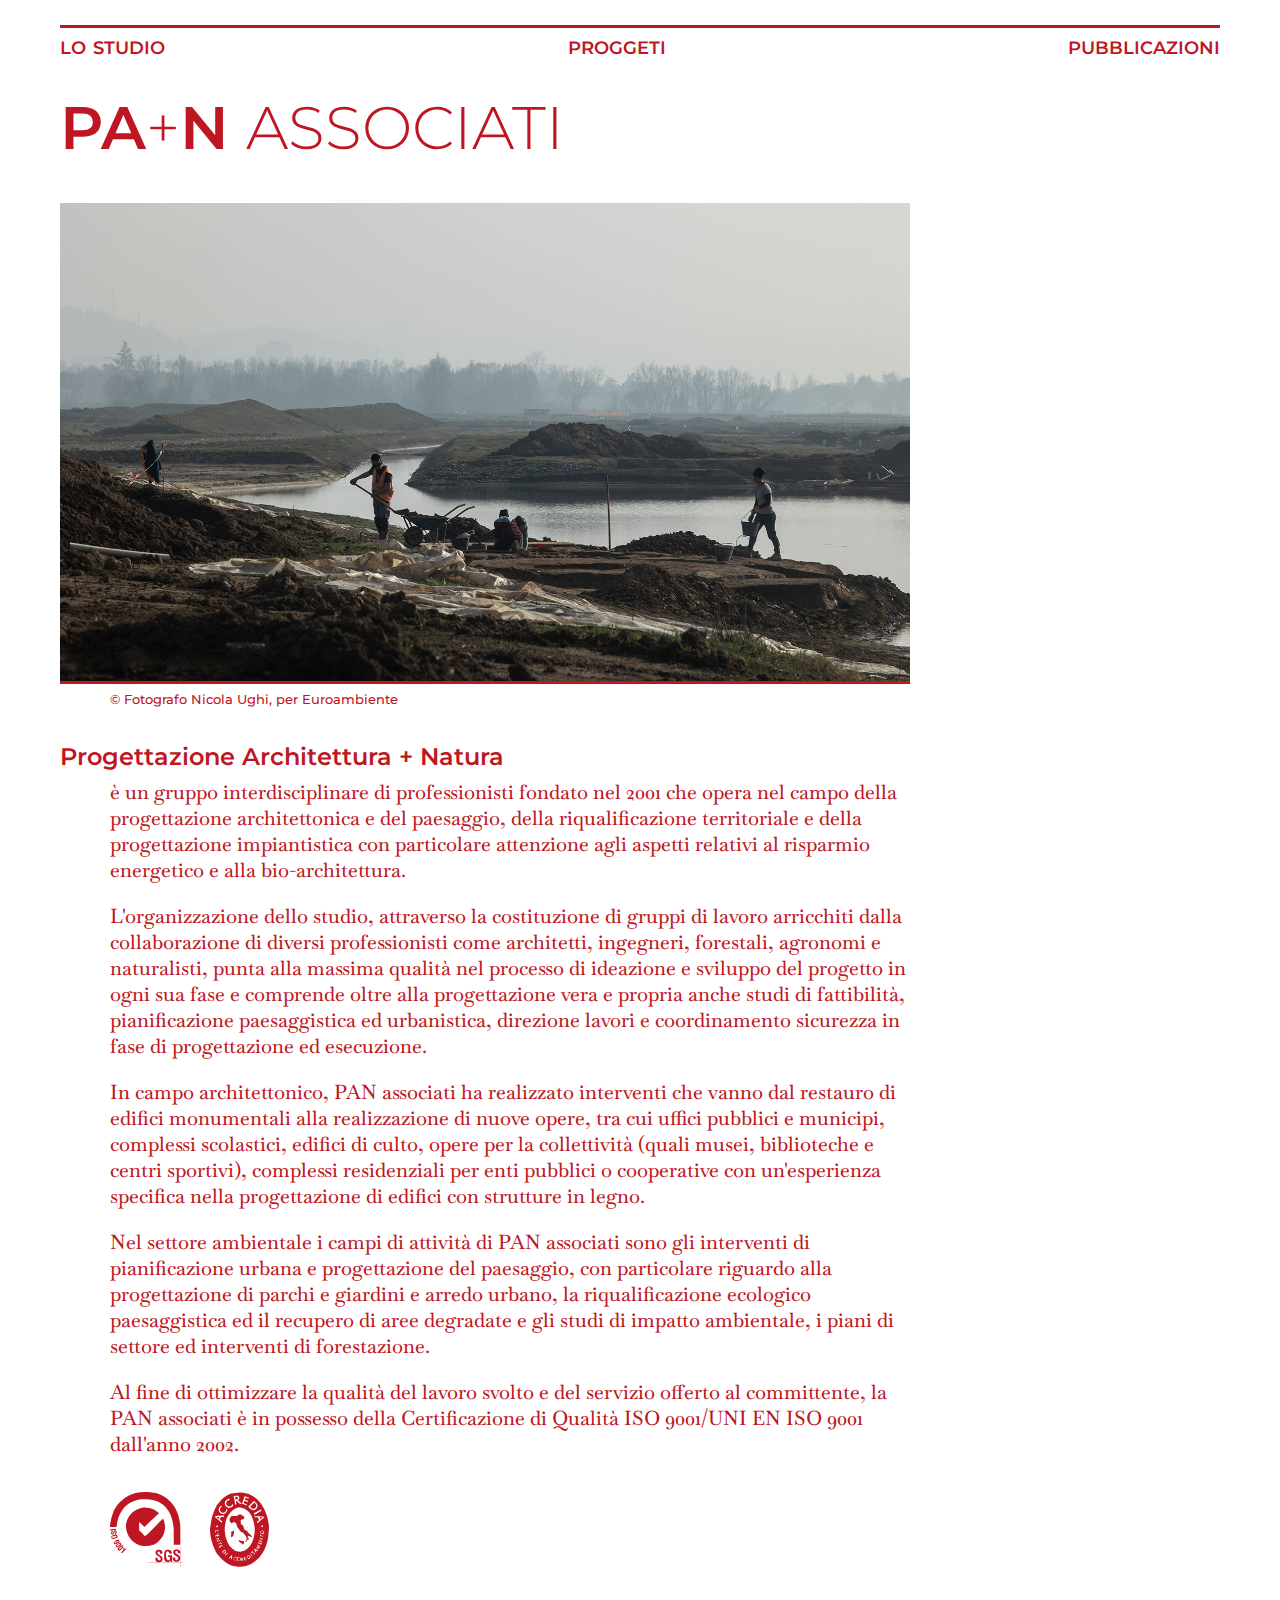
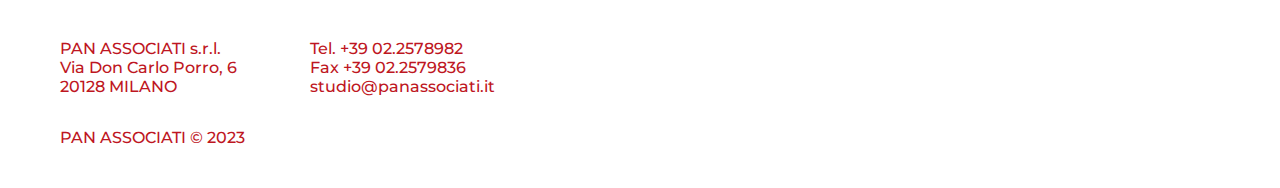
<file: index.html>
<!DOCTYPE html>
<html lang="it">
    <head>
        <meta charset="utf-8" />
        <meta name="viewport" content="width=device-width,initial-scale=1.0">
        <link rel="stylesheet" href="style.css" />
        <title>PAN ASSOCIATI</title>
        <link rel="shortcut icon" href="library/pan-associati.ico">

        <meta name="description" content=" ">
        <meta name="keywords" content=" ">
        <meta name="author" content=" ">

        <meta property="og:image" content="library/thumbnail.jpg" />
        <meta property="og:type" content="website" />
        <meta property="og:url" content=" " />
        <meta property="og:title" content=" " />
        <meta property="og:description" content=" " />
        <meta property="og:author" content=" " />
        <meta property="og:keywords" content=" " />
    </head>
    <body>
        <nav class="classic">
            <a href="lo-studio">Lo<span>-</span>studio</a>
            <a href="progetti">Proggeti</a>
            <a href="pubblicazioni">Pubblicazioni</a>
        </nav>

        <script>
            function myFunction() {
            var x = document.getElementById("myLinks");
            if (x.style.display === "block") {
                x.style.display = "none";
            } else {
                x.style.display = "block";
            }
            }
        </script>

        <nav class="burger">
            <a class="burger-entrance" onclick="myFunction()">INDEX</a>
            <div id="myLinks">
                <a href="lo-studio">Lo<span>-</span>studio</a>
                <a href="progetti">Proggeti</a>
                <a href="pubblicazioni">Pubblicazioni</a>
            </div>
        </nav>

        <header>
            <h1><a href="index">PA<span>+</span>N <span>ASSOCIATI</span></a></h1>
        </header>

        <main>
            <section>
                <img src="sources/fotografo_ughi_1.jpg" class="caruso">
                <p class="sub">© Fotografo Nicola Ughi, per Euroambiente</p>
            </section>

            <section>
                <h2>Progettazione Architettura + Natura</h2>
                <p>è un gruppo interdisciplinare di professionisti fondato nel 2001 che opera nel campo della progettazione architettonica e del paesaggio, della riqualificazione territoriale e della progettazione impiantistica con particolare attenzione agli aspetti relativi al risparmio energetico e alla bio-architettura.</p>
                <p>L'organizzazione dello studio, attraverso la costituzione di gruppi di lavoro arricchiti dalla collaborazione di diversi professionisti come architetti, ingegneri, forestali, agronomi e naturalisti, punta alla massima qualità nel processo di ideazione e sviluppo del progetto in ogni sua fase e comprende oltre alla progettazione vera e propria anche studi di fattibilità, pianificazione paesaggistica ed urbanistica, direzione lavori e coordinamento sicurezza in fase di progettazione ed esecuzione.</p>
                <p>In campo architettonico, PAN associati ha realizzato interventi che vanno dal restauro di edifici monumentali alla realizzazione di nuove opere, tra cui uffici pubblici e municipi, complessi scolastici, edifici di culto, opere per la collettività (quali musei, biblioteche e centri sportivi), complessi residenziali per enti pubblici o cooperative con un'esperienza specifica nella progettazione di edifici con strutture in legno.</p>
                <p>Nel settore ambientale i campi di attività di PAN associati sono gli interventi di pianificazione urbana e progettazione del paesaggio, con particolare riguardo alla progettazione di parchi e giardini e arredo urbano, la riqualificazione ecologico paesaggistica ed il recupero di aree degradate e gli studi di impatto ambientale, i piani di settore ed interventi di forestazione.</p>
                <p>Al fine di ottimizzare la qualità del lavoro svolto e del servizio offerto al committente, la PAN associati è in possesso della Certificazione di Qualità ISO 9001/UNI EN ISO 9001 dall'anno 2002.</p>
            </section>

            <section>
                <p><img src="library/sgs.svg" class="icons">
                <img src="library/accredia.svg" class="icons"></p>
            </section>
        </main>

        <footer>
            <p>PAN ASSOCIATI s.r.l.
            <br>Via Don Carlo Porro, 6
            <br>20128 MILANO</p>

            <p>Tel. +39 02.2578982
            <br>Fax +39 02.2579836
            <br>studio@panassociati.it</p>

            <p>PAN ASSOCIATI © 2023 </p>
        </footer>
    </body>
</html>
</file>
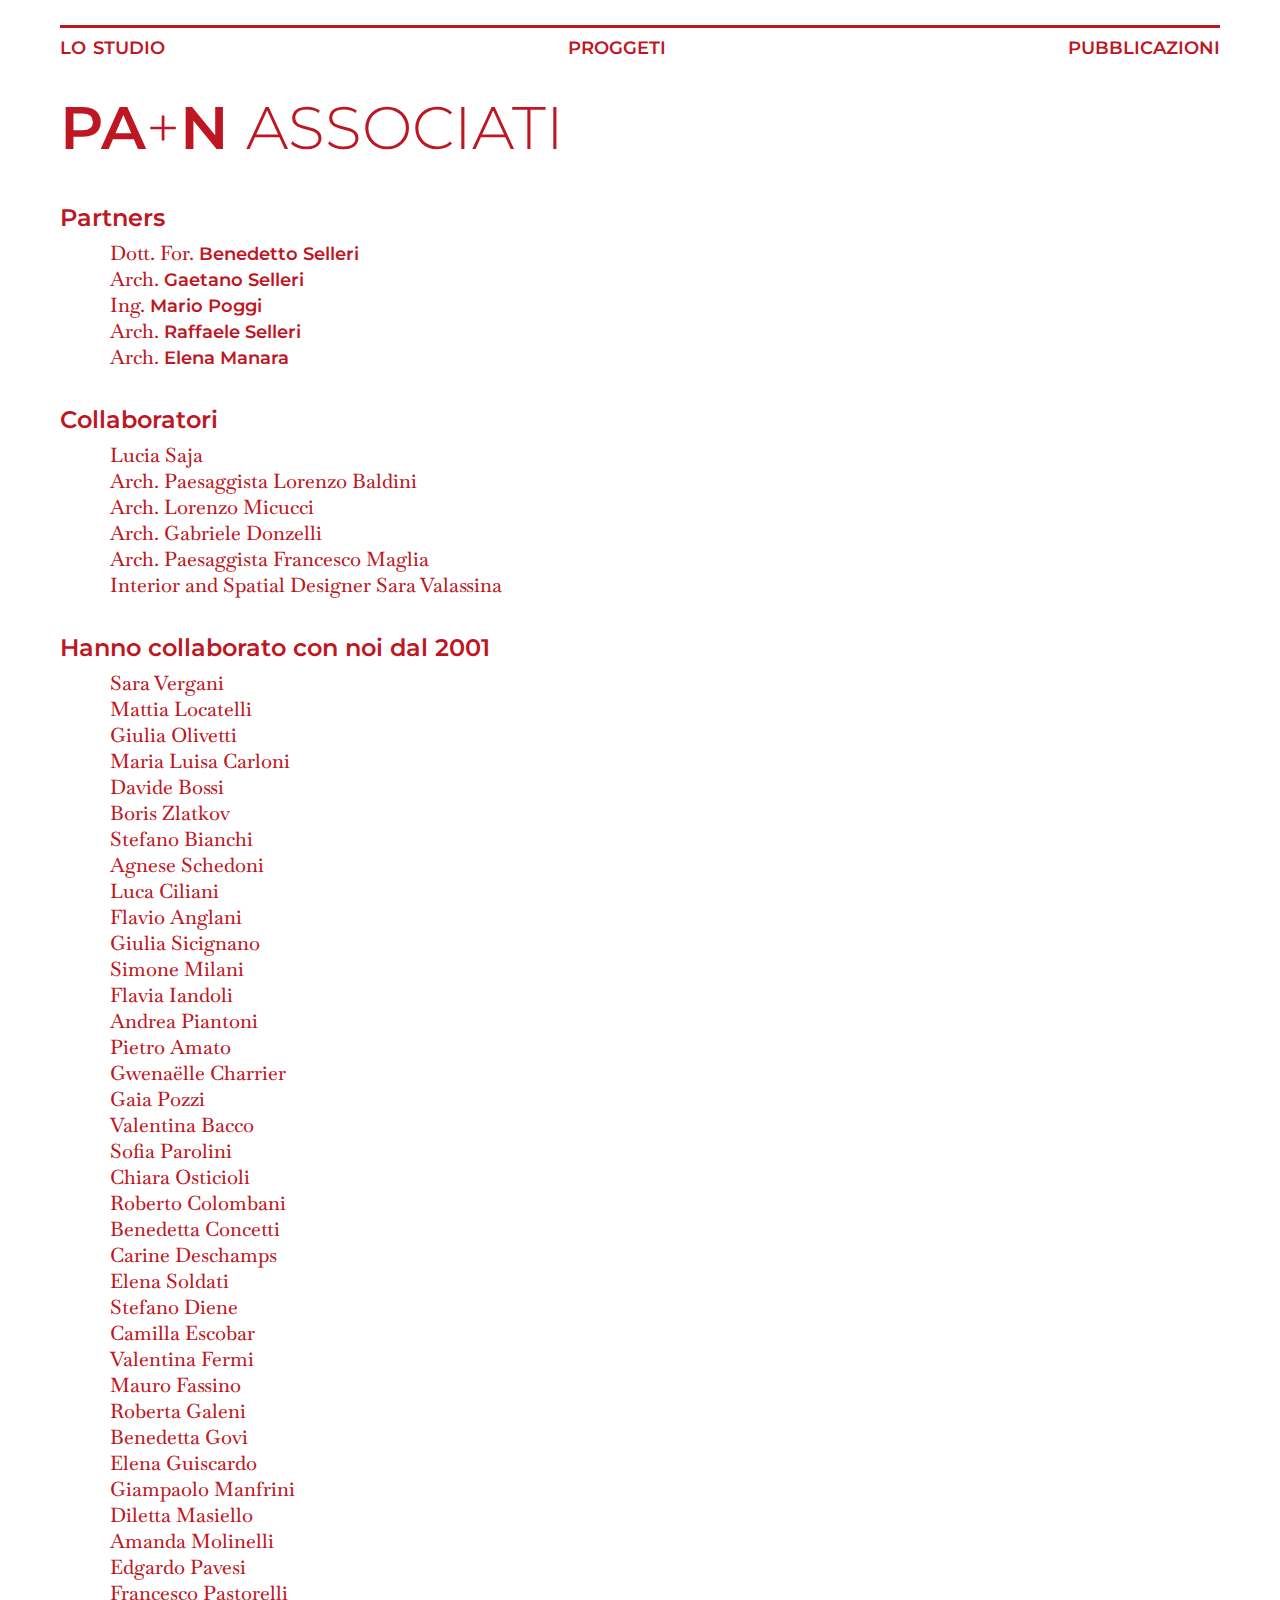
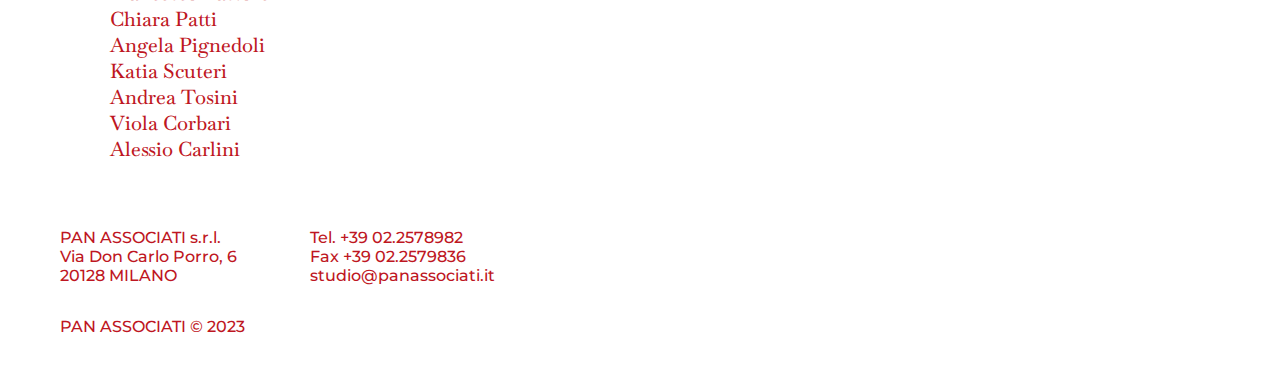
<file: lo-studio.html>
<!DOCTYPE html>
<html lang="it">
    <head>
        <meta charset="utf-8" />
        <meta name="viewport" content="width=device-width,initial-scale=1.0">
        <link rel="stylesheet" href="style.css" />
        <title>PAN ASSOCIATI</title>
        <link rel="shortcut icon" href="library/pan-associati.ico">

        <meta name="description" content=" ">
        <meta name="keywords" content=" ">
        <meta name="author" content=" ">

        <meta property="og:image" content="library/thumbnail.jpg" />
        <meta property="og:type" content="website" />
        <meta property="og:url" content=" " />
        <meta property="og:title" content=" " />
        <meta property="og:description" content=" " />
        <meta property="og:author" content=" " />
        <meta property="og:keywords" content=" " />
    </head>
    <body>
        <nav class="classic">
            <a href="lo-studio">Lo<span>-</span>studio</a>
            <a href="progetti">Proggeti</a>
            <a href="pubblicazioni">Pubblicazioni</a>
        </nav>

        <script>
            function myFunction() {
            var x = document.getElementById("myLinks");
            if (x.style.display === "block") {
                x.style.display = "none";
            } else {
                x.style.display = "block";
            }
            }
        </script>

        <nav class="burger">
            <a class="burger-entrance" onclick="myFunction()">INDEX</a>
            <div id="myLinks">
                <a href="lo-studio">Lo<span>-</span>studio</a>
                <a href="progetti">Proggeti</a>
                <a href="pubblicazioni">Pubblicazioni</a>
            </div>
        </nav>

        <header>
            <h1><a href="index">PA<span>+</span>N <span>ASSOCIATI</span></a></h1>
        </header>

        <main>
            <section>
                <h2>Partners</h2>
                <p>Dott. For. <a href=" ">Benedetto Selleri</a>
                <br>Arch. <a href=" ">Gaetano Selleri</a>
                <br>Ing. <a href=" ">Mario Poggi</a>
                <br>Arch. <a href=" ">Raffaele Selleri</a>
                <br>Arch. <a href=" ">Elena Manara</a></p>
            </section>

            <section>
                <h2>Collaboratori</h2>
                <p>Lucia Saja
                <br>Arch. Paesaggista Lorenzo Baldini
                <br>Arch. Lorenzo Micucci
                <br>Arch. Gabriele Donzelli
                <br>Arch. Paesaggista Francesco Maglia
                <br>Interior and Spatial Designer Sara Valassina</p>
            </section>

            <section>
                <h2>Hanno collaborato con noi dal 2001</h2>
                <p>Sara Vergani
                <br>Mattia Locatelli
                <br>Giulia Olivetti
                <br>Maria Luisa Carloni
                <br>Davide Bossi
                <br>Boris Zlatkov
                <br>Stefano Bianchi
                <br>Agnese Schedoni
                <br>Luca Ciliani
                <br>Flavio Anglani
                <br>Giulia Sicignano
                <br>Simone Milani
                <br>Flavia Iandoli
                <br>Andrea Piantoni
                <br>Pietro Amato
                <br>Gwenaëlle Charrier
                <br>Gaia Pozzi
                <br>Valentina Bacco
                <br>Sofia Parolini
                <br>Chiara Osticioli
                <br>Roberto Colombani
                <br>Benedetta Concetti
                <br>Carine Deschamps
                <br>Elena Soldati
                <br>Stefano Diene
                <br>Camilla Escobar
                <br>Valentina Fermi
                <br>Mauro Fassino
                <br>Roberta Galeni
                <br>Benedetta Govi
                <br>Elena Guiscardo
                <br>Giampaolo Manfrini
                <br>Diletta Masiello
                <br>Amanda Molinelli
                <br>Edgardo Pavesi
                <br>Francesco Pastorelli
                <br>Chiara Patti
                <br>Angela Pignedoli
                <br>Katia Scuteri
                <br>Andrea Tosini
                <br>Viola Corbari
                <br>Alessio Carlini</p>
            </section>
        </main>

        <footer>
            <p>PAN ASSOCIATI s.r.l.
            <br>Via Don Carlo Porro, 6
            <br>20128 MILANO</p>

            <p>Tel. +39 02.2578982
            <br>Fax +39 02.2579836
            <br>studio@panassociati.it</p>

            <p>PAN ASSOCIATI © 2023 </p>
        </footer>
    </body>
</html>
</file>
<file: style.css>
@import url('https://fonts.googleapis.com/css2?family=Montserrat:ital,wght@0,100;0,200;0,300;0,400;0,500;0,600;0,700;0,800;0,900;1,100;1,200;1,300;1,400;1,500;1,600;1,700;1,800;1,900&display=swap');
@import url('https://fonts.googleapis.com/css2?family=Baskervville:ital@0;1&display=swap');

body{
	margin: 25px 60px;
	min-height: calc(100vh - 50px);
	display: grid;
	grid-template-rows: auto 1fr auto; 
	font-family: 'Montserrat', Arial, sans-serif;
	font-size: 16px;
	font-weight: 500;
	color: #be1622;
}

a{
	text-decoration: none;
	color: inherit;
}

a:hover{
	opacity: 25%;
}

/* NAVIGATION */

nav{
	margin-bottom: 20px;
	border-top: 3px solid #be1622;
	font-size: 18px;
	text-align: justify;
	text-align-last: justify;
}

nav a{
	font-weight: 600;
	line-height: 40px;
	text-transform: uppercase;
}

nav span{
	opacity: 0;
}

/* BURGER MENU */

nav.burger {
	display: none;
	overflow: hidden;
	position: relative;
}

a.burger-entrance{
	cursor: pointer;
}

nav.burger #myLinks {
  display: none;
}

nav.burger a {
	text-align-last: center;
	display: block;
}

/* HEADER */

header h1{
	margin: 15px 0px 0px 0px;
	font-size: 60px;
	font-weight: 600;
	line-height: 50px;
}

header span{
	font-weight: 300;
}

/* MAIN */

main{
	margin: 50px 0px 15px 0px;
	max-width: 850px;
}

main section{
	margin-bottom: 35px;
}

main h2{
	margin: 0px;
	font-family: 'Montserrat', Arial, sans-serif;
	font-weight: 600;
}

main p{
	margin-top: 8px;
	padding-left: 50px;
	font-family: 'Baskervville', serif;
	font-size: 20px;
}

main p.sub{
	font-family: 'Montserrat', Arial, sans-serif;
	margin-top: 3px;
	font-size: 13px;
}

main a{
	font-family: 'Montserrat', Arial, sans-serif;
	font-weight: 600;
	font-size: 18px;
}

main img.icons{
	margin-right: 20px;
	height: 75px;
}

main img.caruso{
    width: 100%;
	aspect-ratio: 16 / 9;
	object-fit: cover;
	background-color: #d6d6d6;
	border-bottom: 3px solid #be1622;
}

/* FOOTER */

footer{
	right: 0;
	max-width: 500px;
	min-height: 22px;
	display: grid;
    grid-template-columns: auto auto;
}

/* RESPONSIVE */

@media screen and (max-width: 625px) {
	body{margin: 25px 20px;}
	nav.classic{display: none;}
	nav.burger{display: block;}
	main p{padding-left: 20px;}
	footer{display: block;}
}
</file>
